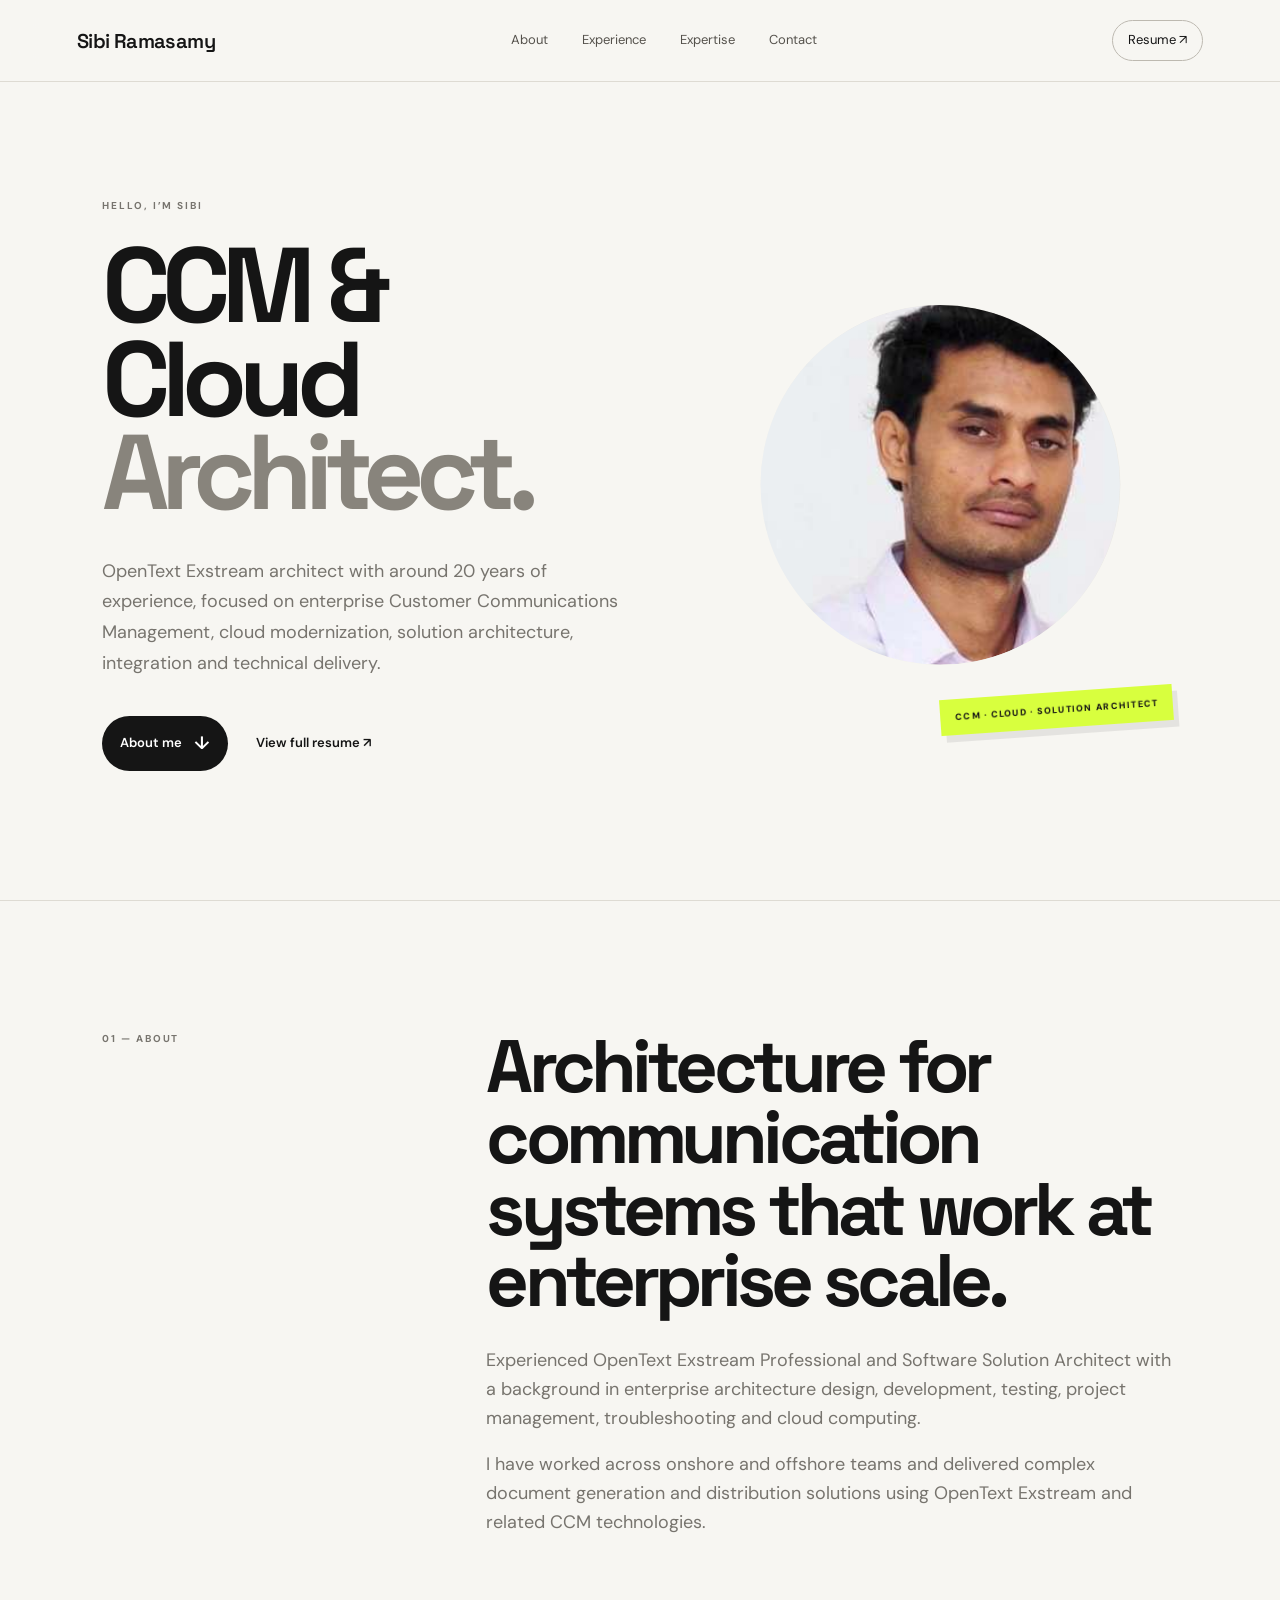
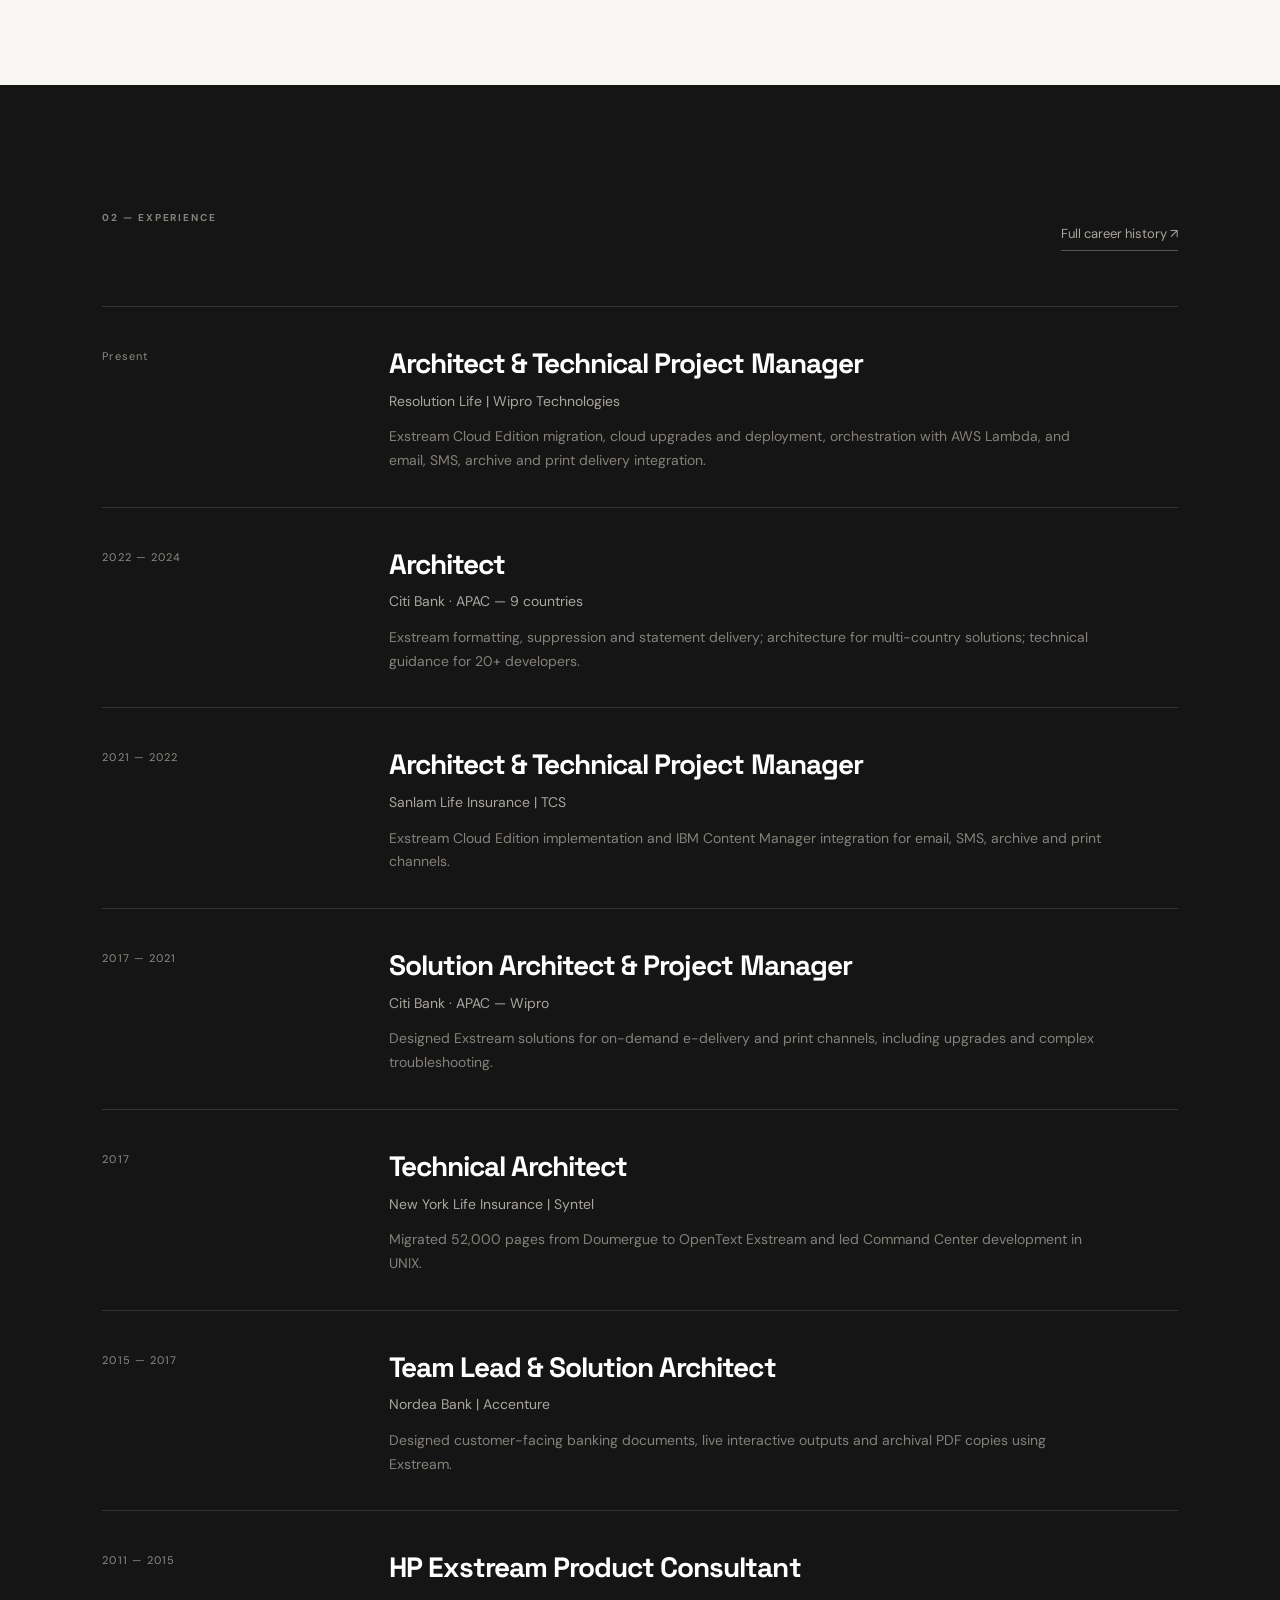
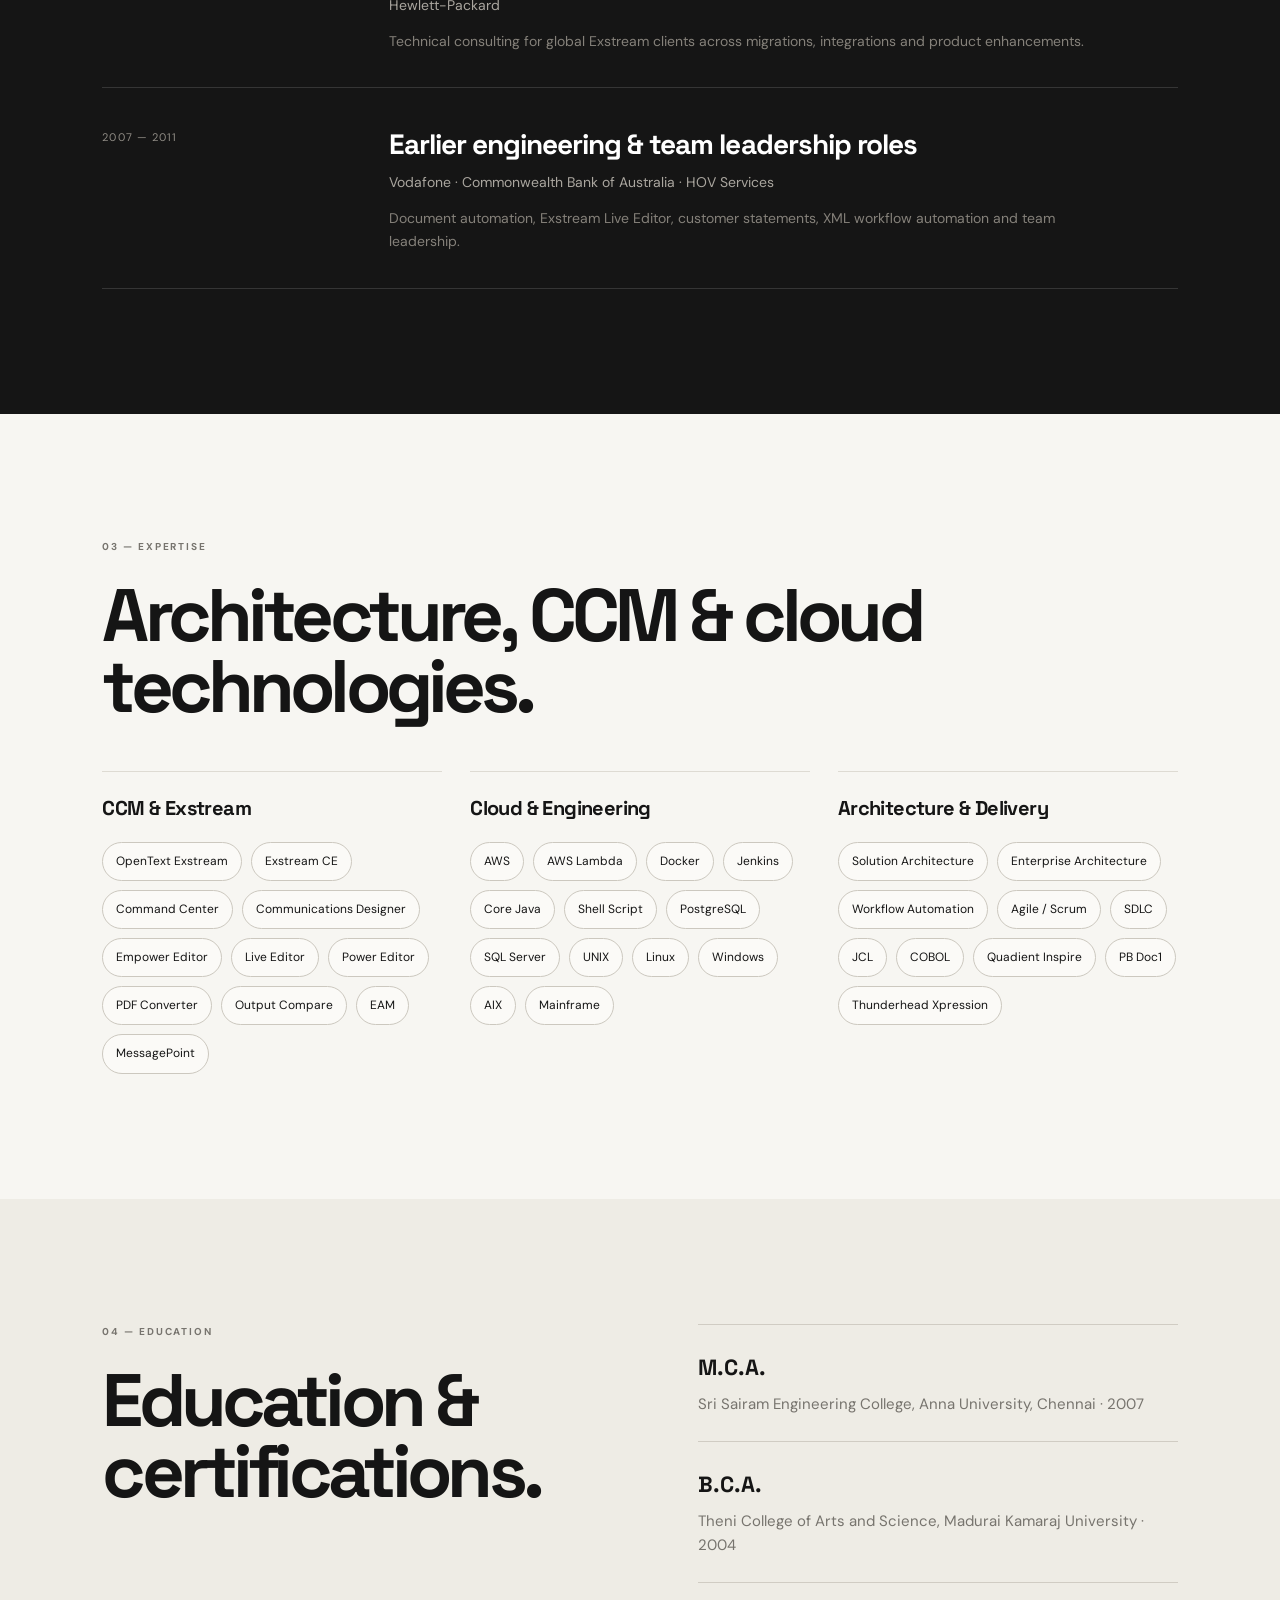
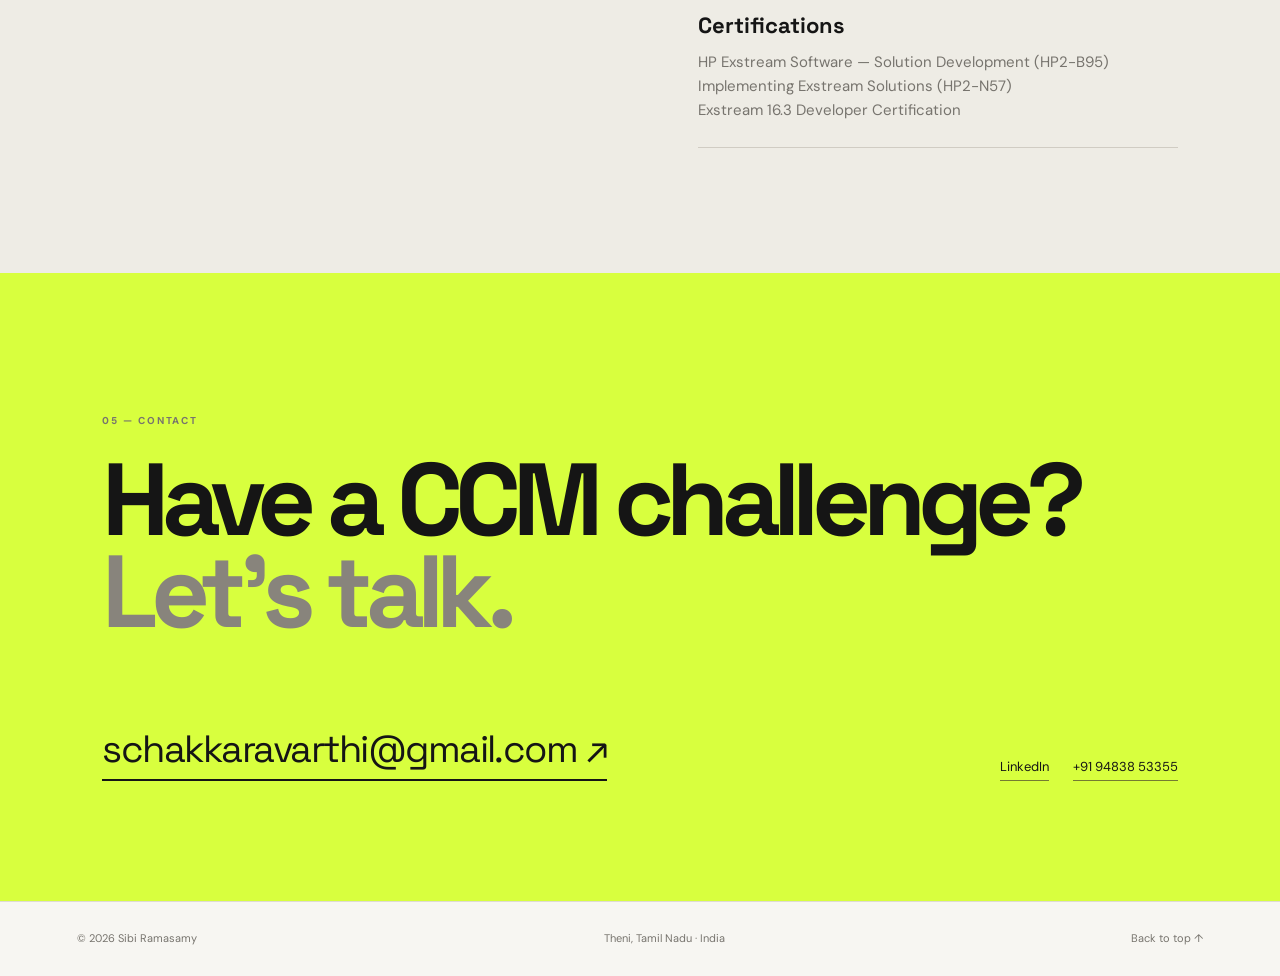
<file: index.html>
<!doctype html>
<html lang="en">
<head>
<meta charset="utf-8">
<meta name="viewport" content="width=device-width,initial-scale=1">
<meta name="description" content="Sibi Ramasamy — CCM & Cloud Architect specializing in OpenText Exstream and enterprise customer communications.">
<title>Sibi Ramasamy — CCM & Cloud Architect</title>
<link rel="stylesheet" href="style.css">
</head>
<body>
<header class="topbar">
  <a class="logo" href="#home">Sibi Ramasamy</a>
  <nav aria-label="Primary navigation">
    <a href="#about">About</a>
    <a href="#work">Experience</a>
    <a href="#skills">Expertise</a>
    <a href="#contact">Contact</a>
  </nav>
  <a class="nav-cv" href="resume.html">Resume ↗</a>
</header>

<main>
<section id="home" class="intro">
  <div class="intro-copy">
    <p class="hello">HELLO, I’M SIBI</p>
    <h1>CCM &amp; Cloud<br><em>Architect.</em></h1>
    <p class="intro-text">OpenText Exstream architect with around 20 years of experience, focused on enterprise Customer Communications Management, cloud modernization, solution architecture, integration and technical delivery.</p>
    <div class="intro-links">
      <a class="circle-link" href="#about">About me <span>↓</span></a>
      <a class="plain-link" href="resume.html">View full resume ↗</a>
    </div>
  </div>
  <div class="portrait-wrap">
    <div class="portrait-ring"></div>
    <div class="portrait-frame">
      <img src="assets/profile.jpg" alt="Sibi Ramasamy" class="portrait">
    </div>
    <div class="portrait-note">CCM · CLOUD · SOLUTION ARCHITECT</div>
  </div>
</section>

<section id="about" class="statement">
  <p class="section-label">01 — ABOUT</p>
  <div>
    <h2>Architecture for communication systems that work at enterprise scale.</h2>
    <p>Experienced OpenText Exstream Professional and Software Solution Architect with a background in enterprise architecture design, development, testing, project management, troubleshooting and cloud computing.</p>
    <p>I have worked across onshore and offshore teams and delivered complex document generation and distribution solutions using OpenText Exstream and related CCM technologies.</p>
  </div>
</section>

<section id="work" class="experience">
  <div class="section-head"><p class="section-label">02 — EXPERIENCE</p><a href="resume.html">Full career history ↗</a></div>
  <div class="experience-list">
    <article><span>Present</span><div><h3>Architect &amp; Technical Project Manager</h3><p>Resolution Life | Wipro Technologies</p><small>Exstream Cloud Edition migration, cloud upgrades and deployment, orchestration with AWS Lambda, and email, SMS, archive and print delivery integration.</small></div></article>
    <article><span>2022 — 2024</span><div><h3>Architect</h3><p>Citi Bank · APAC — 9 countries</p><small>Exstream formatting, suppression and statement delivery; architecture for multi-country solutions; technical guidance for 20+ developers.</small></div></article>
    <article><span>2021 — 2022</span><div><h3>Architect &amp; Technical Project Manager</h3><p>Sanlam Life Insurance | TCS</p><small>Exstream Cloud Edition implementation and IBM Content Manager integration for email, SMS, archive and print channels.</small></div></article>
    <article><span>2017 — 2021</span><div><h3>Solution Architect &amp; Project Manager</h3><p>Citi Bank · APAC — Wipro</p><small>Designed Exstream solutions for on-demand e-delivery and print channels, including upgrades and complex troubleshooting.</small></div></article>
    <article><span>2017</span><div><h3>Technical Architect</h3><p>New York Life Insurance | Syntel</p><small>Migrated 52,000 pages from Doumergue to OpenText Exstream and led Command Center development in UNIX.</small></div></article>
    <article><span>2015 — 2017</span><div><h3>Team Lead &amp; Solution Architect</h3><p>Nordea Bank | Accenture</p><small>Designed customer-facing banking documents, live interactive outputs and archival PDF copies using Exstream.</small></div></article>
    <article><span>2011 — 2015</span><div><h3>HP Exstream Product Consultant</h3><p>Hewlett-Packard</p><small>Technical consulting for global Exstream clients across migrations, integrations and product enhancements.</small></div></article>
    <article><span>2007 — 2011</span><div><h3>Earlier engineering &amp; team leadership roles</h3><p>Vodafone · Commonwealth Bank of Australia · HOV Services</p><small>Document automation, Exstream Live Editor, customer statements, XML workflow automation and team leadership.</small></div></article>
  </div>
</section>

<section id="skills" class="skills-section">
  <p class="section-label">03 — EXPERTISE</p>
  <h2>Architecture, CCM &amp; cloud technologies.</h2>
  <div class="skill-groups">
    <div class="skill-group"><h3>CCM &amp; Exstream</h3><div class="skill-cloud"><span>OpenText Exstream</span><span>Exstream CE</span><span>Command Center</span><span>Communications Designer</span><span>Empower Editor</span><span>Live Editor</span><span>Power Editor</span><span>PDF Converter</span><span>Output Compare</span><span>EAM</span><span>MessagePoint</span></div></div>
    <div class="skill-group"><h3>Cloud &amp; Engineering</h3><div class="skill-cloud"><span>AWS</span><span>AWS Lambda</span><span>Docker</span><span>Jenkins</span><span>Core Java</span><span>Shell Script</span><span>PostgreSQL</span><span>SQL Server</span><span>UNIX</span><span>Linux</span><span>Windows</span><span>AIX</span><span>Mainframe</span></div></div>
    <div class="skill-group"><h3>Architecture &amp; Delivery</h3><div class="skill-cloud"><span>Solution Architecture</span><span>Enterprise Architecture</span><span>Workflow Automation</span><span>Agile / Scrum</span><span>SDLC</span><span>JCL</span><span>COBOL</span><span>Quadient Inspire</span><span>PB Doc1</span><span>Thunderhead Xpression</span></div></div>
  </div>
</section>

<section class="education">
  <div><p class="section-label">04 — EDUCATION</p><h2>Education &amp; certifications.</h2></div>
  <div class="edu-list">
    <div><b>M.C.A.</b><p>Sri Sairam Engineering College, Anna University, Chennai · 2007</p></div>
    <div><b>B.C.A.</b><p>Theni College of Arts and Science, Madurai Kamaraj University · 2004</p></div>
    <div><b>Certifications</b><p>HP Exstream Software — Solution Development (HP2-B95)<br>Implementing Exstream Solutions (HP2-N57)<br>Exstream 16.3 Developer Certification</p></div>
  </div>
</section>

<section id="contact" class="contact">
  <p class="section-label">05 — CONTACT</p>
  <h2>Have a CCM challenge?<br><em>Let’s talk.</em></h2>
  <div class="contact-row">
    <a class="email" href="mailto:schakkaravarthi@gmail.com">schakkaravarthi@gmail.com ↗</a>
    <div><a href="https://www.linkedin.com/in/sibichakkaravarthi" target="_blank" rel="noopener">LinkedIn</a><a href="tel:+919483853355">+91 94838 53355</a></div>
  </div>
</section>
</main>

<footer><span>© 2026 Sibi Ramasamy</span><span>Theni, Tamil Nadu · India</span><a href="#home">Back to top ↑</a></footer>
</body>
</html>
</file>
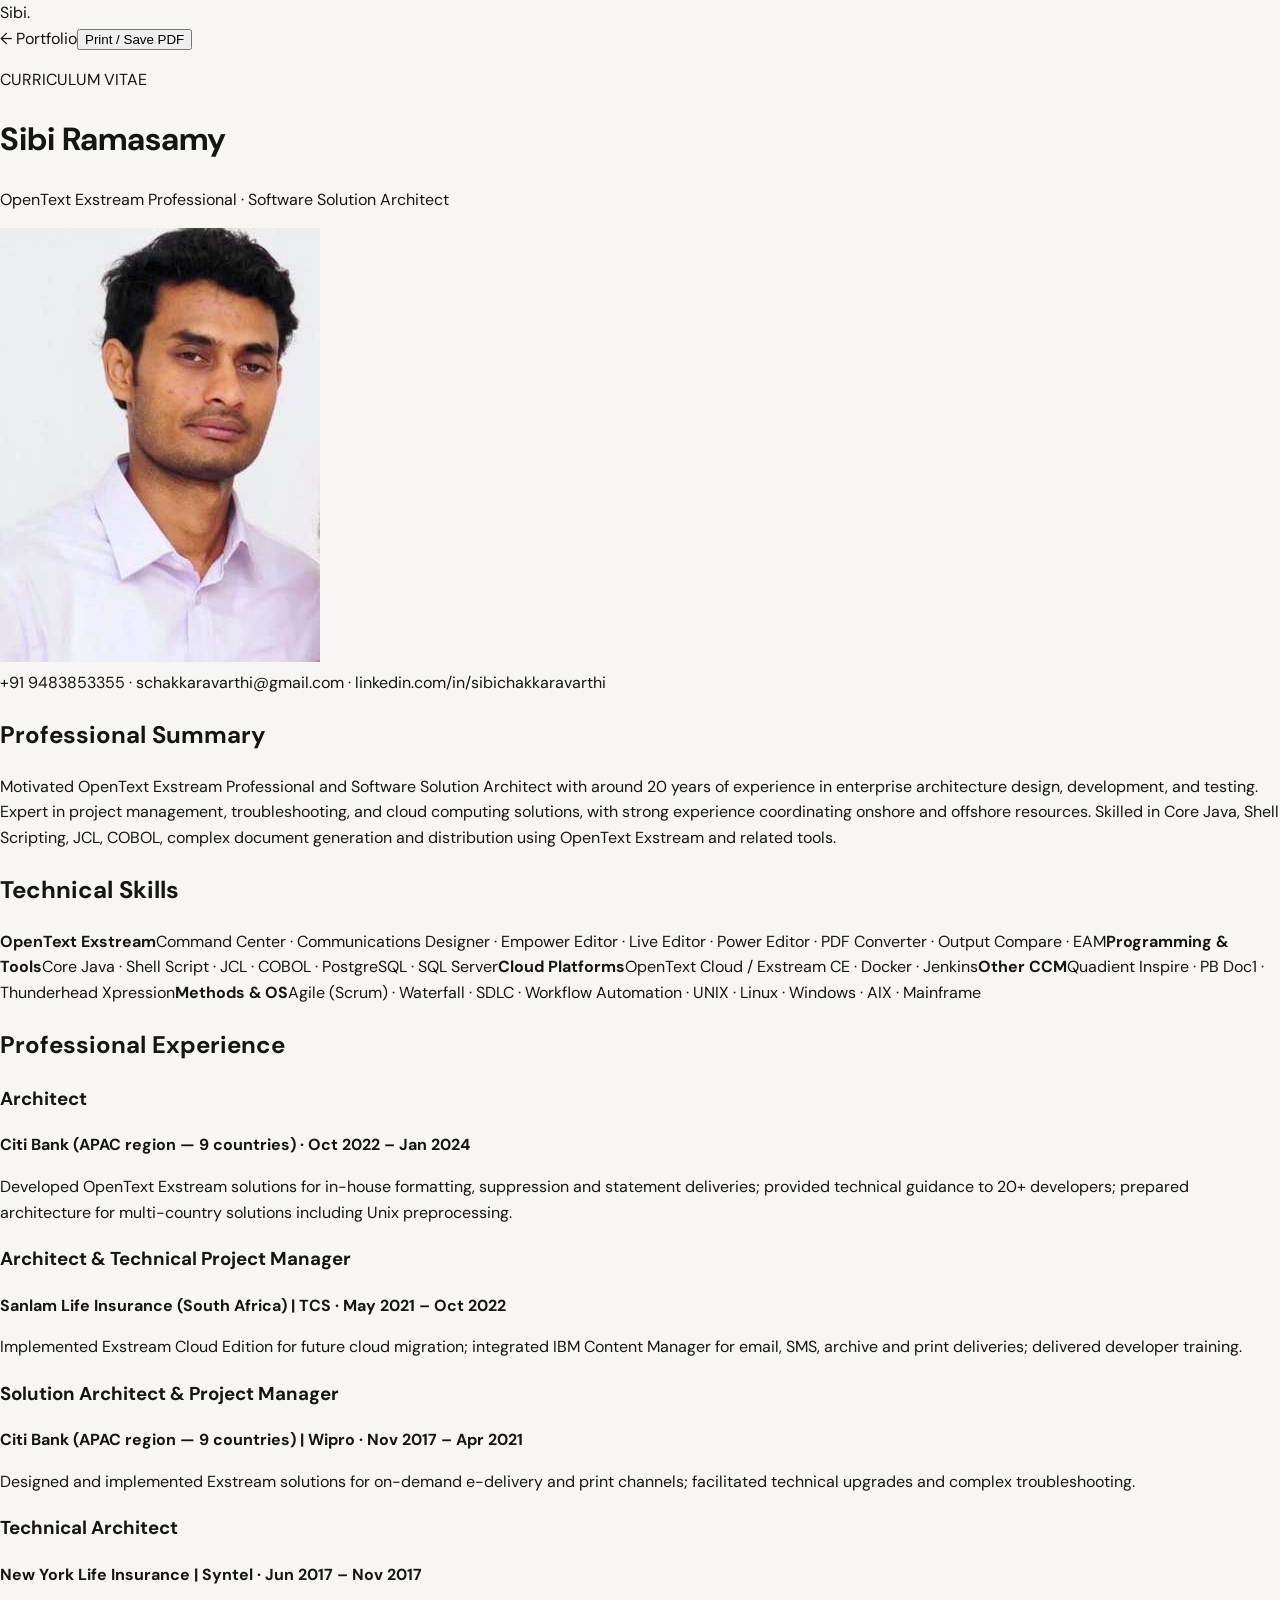
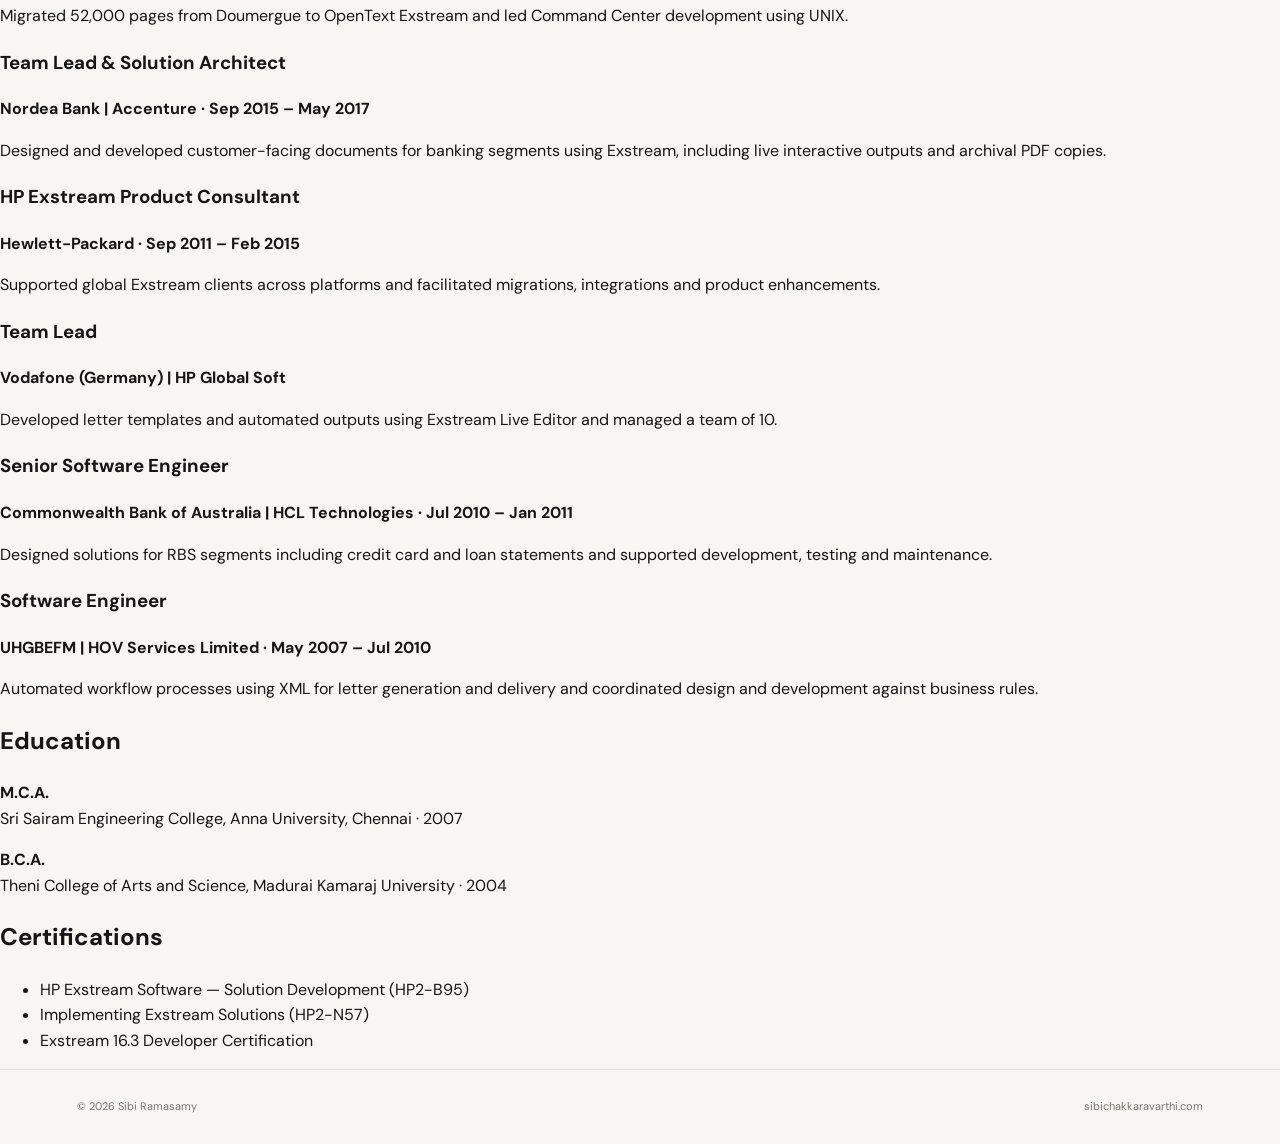
<file: resume.html>
<!doctype html>
<html lang="en"><head><meta charset="utf-8"><meta name="viewport" content="width=device-width,initial-scale=1"><title>Sibi Ramasamy | Resume</title><link rel="stylesheet" href="style.css"></head>
<body class="resume-page">
<header class="nav"><a class="brand" href="index.html">Sibi<span>.</span></a><div class="resume-actions"><a class="outline-button" href="index.html">← Portfolio</a><button class="outline-button print-btn" onclick="window.print()">Print / Save PDF</button></div></header>
<main class="resume">
<div class="resume-top"><div><p class="eyebrow">CURRICULUM VITAE</p><h1>Sibi Ramasamy</h1><p class="resume-role">OpenText Exstream Professional · Software Solution Architect</p></div><img src="assets/profile.jpg" alt="Sibi Ramasamy"></div>
<div class="resume-contact">+91 9483853355 · schakkaravarthi@gmail.com · linkedin.com/in/sibichakkaravarthi</div>
<section><h2>Professional Summary</h2><p>Motivated OpenText Exstream Professional and Software Solution Architect with around 20 years of experience in enterprise architecture design, development, and testing. Expert in project management, troubleshooting, and cloud computing solutions, with strong experience coordinating onshore and offshore resources. Skilled in Core Java, Shell Scripting, JCL, COBOL, complex document generation and distribution using OpenText Exstream and related tools.</p></section>
<section><h2>Technical Skills</h2><div class="resume-skills"><b>OpenText Exstream</b><span>Command Center · Communications Designer · Empower Editor · Live Editor · Power Editor · PDF Converter · Output Compare · EAM</span><b>Programming & Tools</b><span>Core Java · Shell Script · JCL · COBOL · PostgreSQL · SQL Server</span><b>Cloud Platforms</b><span>OpenText Cloud / Exstream CE · Docker · Jenkins</span><b>Other CCM</b><span>Quadient Inspire · PB Doc1 · Thunderhead Xpression</span><b>Methods & OS</b><span>Agile (Scrum) · Waterfall · SDLC · Workflow Automation · UNIX · Linux · Windows · AIX · Mainframe</span></div></section>
<section><h2>Professional Experience</h2>
<div class="resume-job"><h3>Architect</h3><strong>Citi Bank (APAC region — 9 countries) · Oct 2022 – Jan 2024</strong><p>Developed OpenText Exstream solutions for in-house formatting, suppression and statement deliveries; provided technical guidance to 20+ developers; prepared architecture for multi-country solutions including Unix preprocessing.</p></div>
<div class="resume-job"><h3>Architect & Technical Project Manager</h3><strong>Sanlam Life Insurance (South Africa) | TCS · May 2021 – Oct 2022</strong><p>Implemented Exstream Cloud Edition for future cloud migration; integrated IBM Content Manager for email, SMS, archive and print deliveries; delivered developer training.</p></div>
<div class="resume-job"><h3>Solution Architect & Project Manager</h3><strong>Citi Bank (APAC region — 9 countries) | Wipro · Nov 2017 – Apr 2021</strong><p>Designed and implemented Exstream solutions for on-demand e-delivery and print channels; facilitated technical upgrades and complex troubleshooting.</p></div>
<div class="resume-job"><h3>Technical Architect</h3><strong>New York Life Insurance | Syntel · Jun 2017 – Nov 2017</strong><p>Migrated 52,000 pages from Doumergue to OpenText Exstream and led Command Center development using UNIX.</p></div>
<div class="resume-job"><h3>Team Lead & Solution Architect</h3><strong>Nordea Bank | Accenture · Sep 2015 – May 2017</strong><p>Designed and developed customer-facing documents for banking segments using Exstream, including live interactive outputs and archival PDF copies.</p></div>
<div class="resume-job"><h3>HP Exstream Product Consultant</h3><strong>Hewlett-Packard · Sep 2011 – Feb 2015</strong><p>Supported global Exstream clients across platforms and facilitated migrations, integrations and product enhancements.</p></div>
<div class="resume-job"><h3>Team Lead</h3><strong>Vodafone (Germany) | HP Global Soft</strong><p>Developed letter templates and automated outputs using Exstream Live Editor and managed a team of 10.</p></div>
<div class="resume-job"><h3>Senior Software Engineer</h3><strong>Commonwealth Bank of Australia | HCL Technologies · Jul 2010 – Jan 2011</strong><p>Designed solutions for RBS segments including credit card and loan statements and supported development, testing and maintenance.</p></div>
<div class="resume-job"><h3>Software Engineer</h3><strong>UHGBEFM | HOV Services Limited · May 2007 – Jul 2010</strong><p>Automated workflow processes using XML for letter generation and delivery and coordinated design and development against business rules.</p></div>
</section>
<section class="resume-two"><div><h2>Education</h2><p><b>M.C.A.</b><br>Sri Sairam Engineering College, Anna University, Chennai · 2007</p><p><b>B.C.A.</b><br>Theni College of Arts and Science, Madurai Kamaraj University · 2004</p></div><div><h2>Certifications</h2><ul><li>HP Exstream Software — Solution Development (HP2-B95)</li><li>Implementing Exstream Solutions (HP2-N57)</li><li>Exstream 16.3 Developer Certification</li></ul></div></section>
</main><footer><span>© 2026 Sibi Ramasamy</span><span>sibichakkaravarthi.com</span></footer>
</body></html>
</file>
<file: style.css>
@import url('https://fonts.googleapis.com/css2?family=DM+Sans:wght@400;500;600;700&family=Space+Grotesk:wght@400;500;600;700&display=swap');
:root{--bg:#f7f6f2;--ink:#151515;--muted:#77746e;--line:#dedbd3;--accent:#d8ff3e;--soft:#eeece5}
*{box-sizing:border-box}
html{scroll-behavior:smooth;scroll-padding-top:90px}
body{margin:0;background:var(--bg);color:var(--ink);font-family:"DM Sans",sans-serif;line-height:1.6}
a{color:inherit;text-decoration:none}
.topbar{height:82px;padding:0 6vw;display:flex;align-items:center;justify-content:space-between;border-bottom:1px solid var(--line);background:rgba(247,246,242,.92);backdrop-filter:blur(16px);position:sticky;top:0;z-index:20}
.logo{font-family:"Space Grotesk",sans-serif;font-weight:600;font-size:20px;letter-spacing:-.03em}
.topbar nav{display:flex;gap:34px}
.topbar nav a{font-size:13px;color:#55524c;transition:color .2s ease}
.topbar nav a:hover,.section-head a:hover,.plain-link:hover,footer a:hover{color:#718600}
.nav-cv{font-size:13px;border:1px solid #bdb9b0;border-radius:99px;padding:9px 15px;transition:background .2s ease,color .2s ease}
.nav-cv:hover{background:var(--ink);color:#fff}

.intro{min-height:calc(100vh - 82px);padding:6vw 8vw 7vw;display:grid;grid-template-columns:1.05fr .95fr;gap:6vw;align-items:center;max-width:1500px;margin:auto}
.hello,.section-label{font-size:10px;letter-spacing:.19em;font-weight:700;color:var(--muted);margin:0 0 25px}
.intro h1{font-family:"Space Grotesk",sans-serif;font-size:clamp(58px,8.3vw,126px);letter-spacing:-.075em;line-height:.88;margin:0;max-width:900px}
.intro h1 em,.contact h2 em{font-style:normal;color:#88847c}
.intro-text{max-width:650px;color:var(--muted);font-size:18px;line-height:1.7;margin:36px 0 0}
.intro-links{display:flex;align-items:center;gap:28px;margin-top:38px}
.circle-link{display:inline-flex;align-items:center;gap:12px;border-radius:99px;background:var(--ink);color:#fff;padding:13px 18px;font-size:13px;font-weight:600;transition:transform .2s ease}
.circle-link:hover{transform:translateY(-2px)}
.circle-link span{font-size:18px}
.plain-link{font-size:13px;font-weight:600}

.portrait-wrap{position:relative;display:flex;justify-content:center;align-items:center;min-height:580px}
.portrait-frame{position:relative;width:min(360px,72%);height:min(360px,72vw);aspect-ratio:1/1;z-index:2;overflow:hidden;border-radius:50%;background:#e9e6de;box-shadow:0 35px 80px rgba(20,20,20,.12)}
.portrait{width:100%;height:100%;display:block;object-fit:cover;object-position:50% 12%;filter:saturate(.88);transform:scale(1.01)}
.portrait-ring{position:absolute;width:min(410px,82%);height:min(410px,82vw);aspect-ratio:1/1;border:1px solid #c8c4ba;border-radius:50%;right:4%;top:8%;z-index:1}
.portrait-note{position:absolute;right:1%;bottom:8%;z-index:3;background:var(--accent);padding:11px 15px;font-size:9px;letter-spacing:.14em;font-weight:800;transform:rotate(-4deg);box-shadow:5px 7px 0 rgba(21,21,21,.08);white-space:nowrap}

.statement{max-width:1500px;margin:auto;padding:130px 8vw;display:grid;grid-template-columns:25% 1fr;gap:9vw;border-top:1px solid var(--line)}
.statement h2,.skills-section h2,.education h2{font-family:"Space Grotesk",sans-serif;font-size:clamp(42px,5.8vw,78px);letter-spacing:-.065em;line-height:.96;margin:0 0 30px;max-width:950px}
.statement div:last-child{max-width:820px}
.statement div:last-child p{font-size:18px;color:var(--muted);max-width:760px}

.experience{background:#151515;color:#fff;padding:125px 8vw}
.section-head{max-width:1500px;margin:0 auto 55px;display:flex;justify-content:space-between;align-items:end}
.experience .section-label{color:#85827b}
.section-head>a{font-size:13px;color:#aaa69e;border-bottom:1px solid #555;padding-bottom:5px}
.experience-list{max-width:1500px;margin:auto;border-top:1px solid #353535}
.experience-list article{display:grid;grid-template-columns:22% 1fr;gap:50px;padding:34px 0;border-bottom:1px solid #353535}
.experience-list article>span{font-size:11px;color:#8f8b84;letter-spacing:.1em;padding-top:7px}
.experience-list h3{font-family:"Space Grotesk",sans-serif;font-size:28px;letter-spacing:-.035em;margin:0}
.experience-list p{color:#aaa69f;margin:4px 0 13px;font-size:14px}
.experience-list small{display:block;max-width:720px;color:#85817a;font-size:14px;line-height:1.7}

.skills-section{max-width:1500px;margin:auto;padding:125px 8vw}
.skill-groups{margin-top:48px;display:grid;grid-template-columns:repeat(3,1fr);gap:28px}
.skill-group{padding-top:20px;border-top:1px solid var(--line)}
.skill-group h3{font-family:"Space Grotesk",sans-serif;font-size:20px;letter-spacing:-.03em;margin:0 0 18px}
.skill-cloud{display:flex;flex-wrap:wrap;gap:9px}
.skill-cloud span{border:1px solid #ccc8bf;border-radius:999px;padding:9px 13px;font-size:12px;background:#fbfaf7}

.education{padding:125px 8vw;background:var(--soft);display:grid;grid-template-columns:1fr 1fr;gap:9vw}
.edu-list{border-top:1px solid #d0ccc3}
.edu-list>div{padding:25px 0;border-bottom:1px solid #d0ccc3}
.edu-list b{font-family:"Space Grotesk",sans-serif;font-size:22px}
.edu-list p{color:var(--muted);margin:7px 0 0;font-size:15px}

.contact{padding:140px 8vw 120px;background:var(--accent)}
.contact h2{font-family:"Space Grotesk",sans-serif;font-size:clamp(55px,8vw,120px);letter-spacing:-.075em;line-height:.9;margin:0;max-width:1100px}
.contact-row{display:flex;justify-content:space-between;align-items:end;margin-top:80px;max-width:1200px}
.email{font-family:"Space Grotesk",sans-serif;font-size:clamp(20px,3vw,38px);letter-spacing:-.04em;border-bottom:2px solid var(--ink)}
.contact-row div{display:flex;gap:24px;font-size:13px}
.contact-row div a{border-bottom:1px solid #747b32;padding-bottom:3px}

footer{padding:28px 6vw;display:flex;justify-content:space-between;gap:20px;border-top:1px solid var(--line);font-size:11px;color:var(--muted)}

@media(max-width:1050px){
  .intro{grid-template-columns:1fr .85fr;gap:3vw;padding-left:6vw;padding-right:6vw}
  .portrait-frame{width:min(340px,78%);height:auto;aspect-ratio:1/1}
  .portrait-ring{width:390px;height:390px}
  .portrait-note{right:-1%;font-size:8px}
  .skill-groups{grid-template-columns:1fr 1fr}
}
@media(max-width:850px){
  .topbar{padding:0 5vw}
  .topbar nav{display:none}
  .intro{grid-template-columns:1fr;padding:70px 7vw 85px;gap:25px}
  .intro h1{font-size:clamp(54px,15vw,90px)}
  .intro-text{font-size:16px}
  .portrait-wrap{min-height:500px;margin-top:8px}
  .portrait-frame{height:auto;width:min(320px,78%);aspect-ratio:1/1}
  .portrait-ring{width:360px;height:360px;top:4%;right:0}
  .portrait-note{right:0;bottom:4%;font-size:8px}
  .statement,.education{grid-template-columns:1fr;padding:90px 7vw;gap:45px}
  .experience,.skills-section{padding:90px 7vw}
  .experience-list article{grid-template-columns:1fr;gap:8px;padding:28px 0}
  .experience-list h3{font-size:24px}
  .section-head{align-items:start;gap:25px}
  .skill-groups{grid-template-columns:1fr;gap:36px}
  .contact{padding:95px 7vw}
  .contact-row{display:block;margin-top:55px}
  .contact-row div{margin-top:30px;flex-wrap:wrap}
  .email{display:inline-block}
  footer{padding:25px 7vw;flex-direction:column}
  .nav-cv{font-size:11px;padding:8px 12px}
}
@media(max-width:420px){
  .logo{font-size:18px}
  .nav-cv{font-size:10px}
  .intro{padding-top:55px}
  .portrait-wrap{min-height:445px}
  .portrait-frame{height:auto;width:78%;aspect-ratio:1/1}
  .portrait-ring{width:335px;height:335px}
  .portrait-note{font-size:7px;letter-spacing:.1em;padding:9px 11px}
}
@media(prefers-reduced-motion:no-preference){
  .portrait-frame{animation:rise .8s ease-out both}
  .intro-copy{animation:fade .7s ease-out both}
  @keyframes rise{from{opacity:0;transform:translateY(20px)}to{opacity:1;transform:none}}
  @keyframes fade{from{opacity:0;transform:translateY(15px)}to{opacity:1;transform:none}}
}


/* Final portrait mask: photo itself must be circular */
.portrait-frame{
  width:360px !important;
  height:360px !important;
  aspect-ratio:1 / 1 !important;
  border-radius:50% !important;
  overflow:hidden !important;
  clip-path:circle(50% at 50% 50%) !important;
  padding:0 !important;
  margin:0 auto !important;
}
.portrait{
  width:100% !important;
  height:100% !important;
  object-fit:cover !important;
  object-position:50% 14% !important;
  display:block !important;
  border-radius:50% !important;
}
.portrait-ring{display:none !important}
@media(max-width:850px){
  .portrait-frame{
    width:min(320px,78vw) !important;
    height:min(320px,78vw) !important;
  }
}
@media(max-width:420px){
  .portrait-frame{
    width:290px !important;
    height:290px !important;
  }
}
</file>
